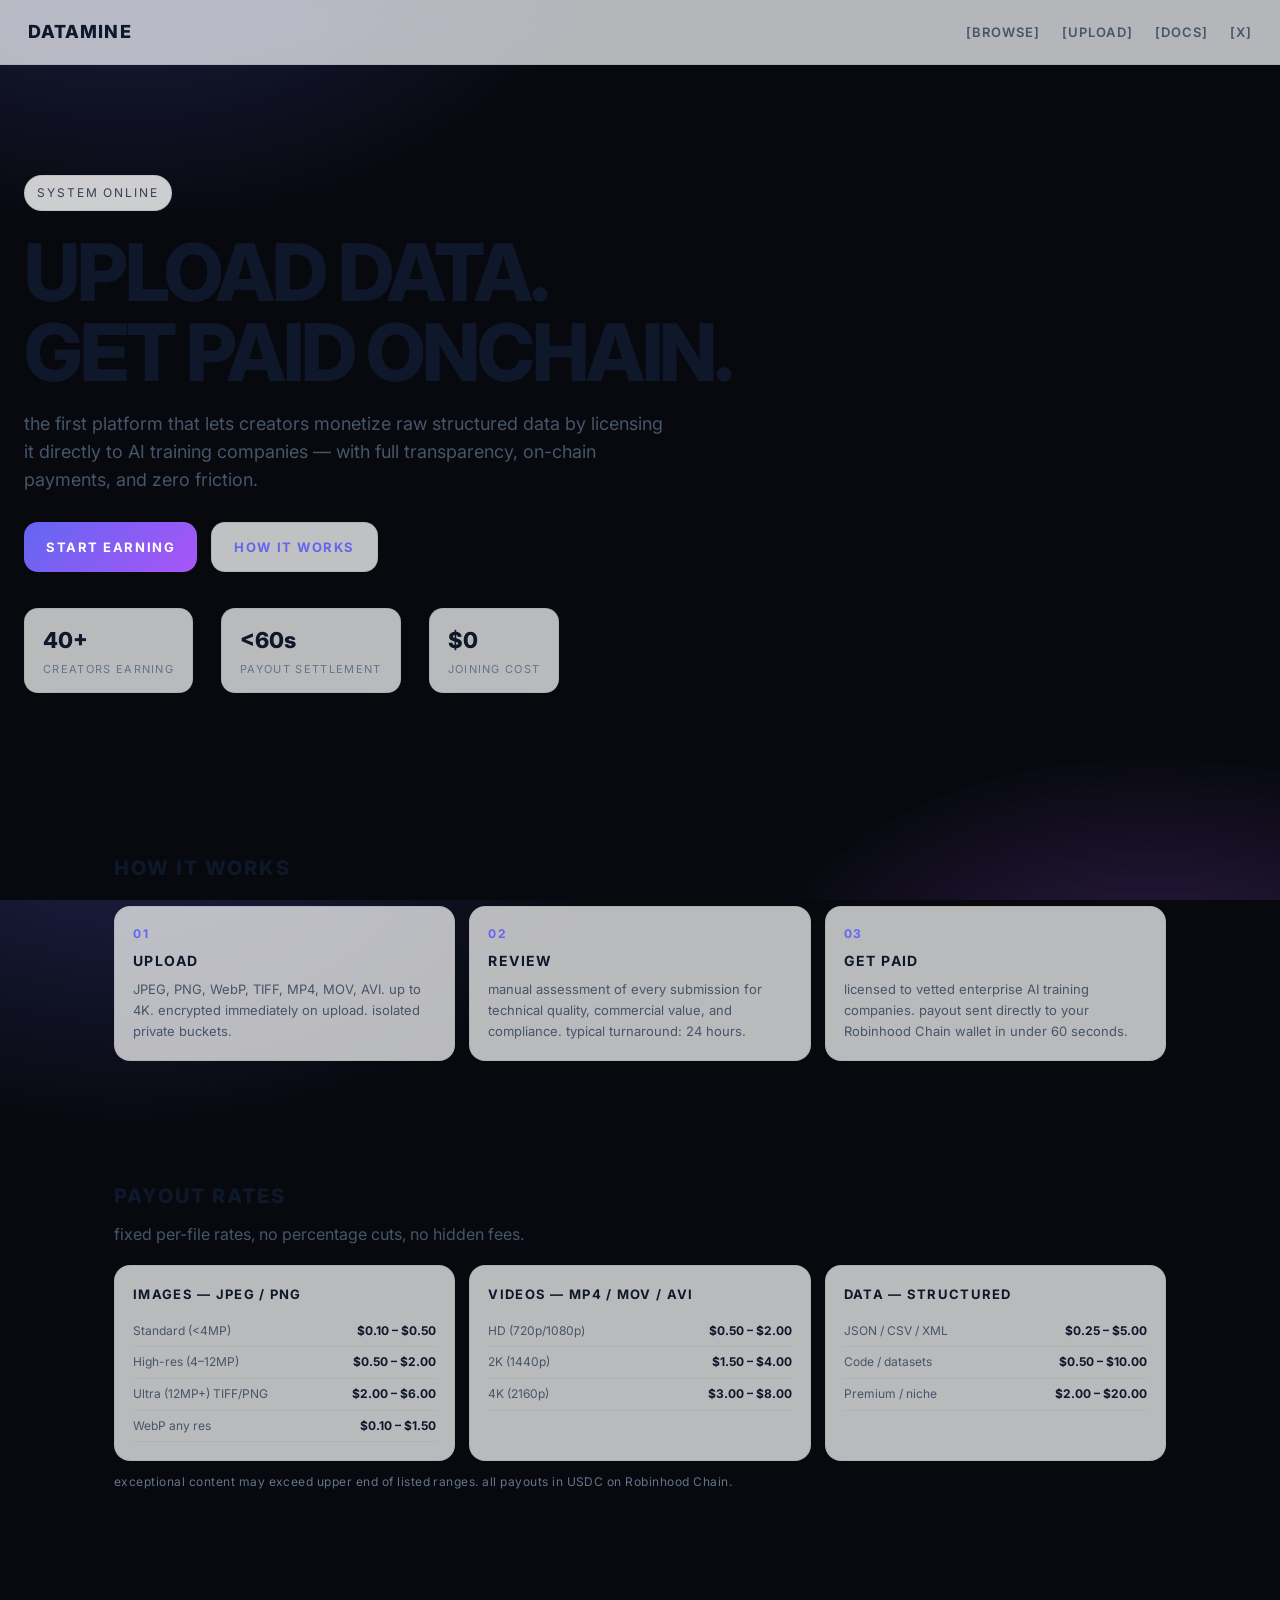
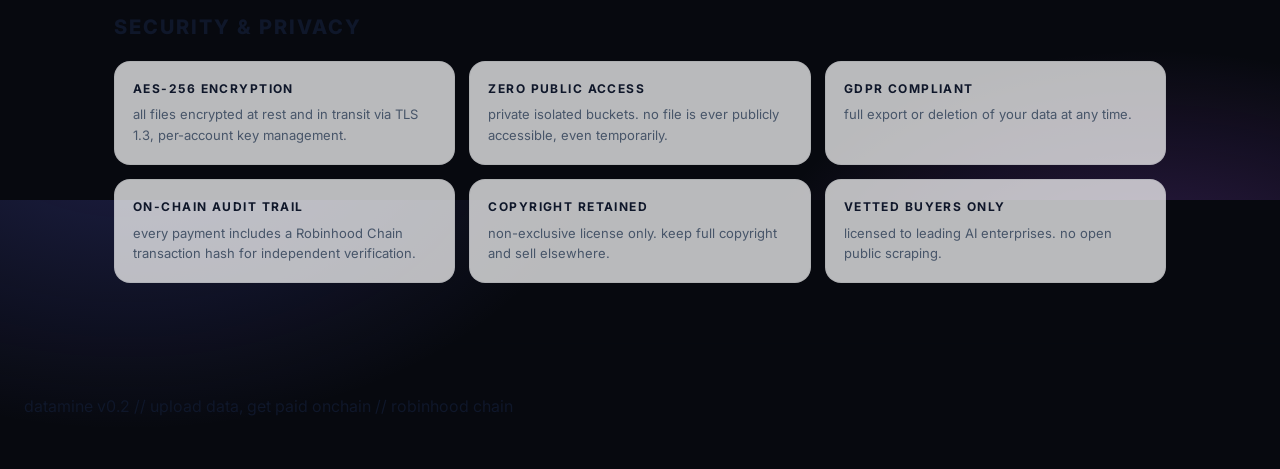
<file: index.html>
<!DOCTYPE html>
<html lang="en">
<head>
<meta charset="UTF-8">
<meta name="viewport" content="width=device-width, initial-scale=1.0">
<link rel="canonical" href="https://www.datamine.ai/">
<link rel="icon" href="/static/favicon.png">
<meta property="og:title" content="datamine — upload data, get paid onchain">
<meta property="og:description" content="monetize raw data by licensing to AI companies. transparent, onchain, secure.">
<meta property="og:image" content="https://www.datamine.ai/static/og-image.png">
<meta property="og:url" content="https://www.datamine.ai/">
<meta name="twitter:card" content="summary_large_image">
<meta name="twitter:title" content="datamine — upload data, get paid onchain">
<meta name="twitter:description" content="monetize raw data by licensing to AI companies. transparent, onchain, secure.">
<meta name="twitter:image" content="https://www.datamine.ai/static/og-image.png">
<title>datamine — upload data, get paid onchain</title>
<link rel="stylesheet" href="/static/style.css">
</head>
<body>
<div class="scanlines"></div>
<div class="container">
  <nav class="nav">
    <div class="brand">datamine</div>
    <div class="links">
      <a href="/">[browse]</a>
      <a href="/upload">[upload]</a>
      <a href="/docs">[docs]</a>
      <a href="https://x.com/datamine_ai" target="_blank" rel="noopener">[x]</a>
    </div>
  </nav>
  <header class="hero">
    <div class="badge">SYSTEM ONLINE</div>
    <h1>UPLOAD DATA.<br>GET PAID ONCHAIN.</h1>
    <p class="sub">the first platform that lets creators monetize raw structured data by licensing it directly to AI training companies — with full transparency, on-chain payments, and zero friction.</p>
    <div class="cta-row">
      <a class="btn primary" href="/upload">START EARNING</a>
      <a class="btn ghost" href="#how">HOW IT WORKS</a>
    </div>
    <div class="stats">
      <div class="stat"><div class="stat-num">40+</div><div class="stat-label">CREATORS EARNING</div></div>
      <div class="stat"><div class="stat-num">&lt;60s</div><div class="stat-label">PAYOUT SETTLEMENT</div></div>
      <div class="stat"><div class="stat-num">$0</div><div class="stat-label">JOINING COST</div></div>
    </div>
  </header>

  <section id="how" class="section-inner">
    <h2 class="section-title">HOW IT WORKS</h2>
    <div class="steps">
      <div class="step">
        <div class="step-num">01</div>
        <h3>UPLOAD</h3>
        <p>JPEG, PNG, WebP, TIFF, MP4, MOV, AVI. up to 4K. encrypted immediately on upload. isolated private buckets.</p>
      </div>
      <div class="step">
        <div class="step-num">02</div>
        <h3>REVIEW</h3>
        <p>manual assessment of every submission for technical quality, commercial value, and compliance. typical turnaround: 24 hours.</p>
      </div>
      <div class="step">
        <div class="step-num">03</div>
        <h3>GET PAID</h3>
        <p>licensed to vetted enterprise AI training companies. payout sent directly to your Robinhood Chain wallet in under 60 seconds.</p>
      </div>
    </div>
  </section>

  <section id="tiers" class="section-inner">
    <h2 class="section-title">PAYOUT RATES</h2>
    <p class="section-desc">fixed per-file rates, no percentage cuts, no hidden fees.</p>
    <div class="tier-grid">
      <div class="tier-card">
        <h3>IMAGES — JPEG / PNG</h3>
        <div class="tier-row"><span>Standard (&lt;4MP)</span><span class="tier-price">$0.10 – $0.50</span></div>
        <div class="tier-row"><span>High-res (4–12MP)</span><span class="tier-price">$0.50 – $2.00</span></div>
        <div class="tier-row"><span>Ultra (12MP+) TIFF/PNG</span><span class="tier-price">$2.00 – $6.00</span></div>
        <div class="tier-row"><span>WebP any res</span><span class="tier-price">$0.10 – $1.50</span></div>
      </div>
      <div class="tier-card">
        <h3>VIDEOS — MP4 / MOV / AVI</h3>
        <div class="tier-row"><span>HD (720p/1080p)</span><span class="tier-price">$0.50 – $2.00</span></div>
        <div class="tier-row"><span>2K (1440p)</span><span class="tier-price">$1.50 – $4.00</span></div>
        <div class="tier-row"><span>4K (2160p)</span><span class="tier-price">$3.00 – $8.00</span></div>
      </div>
      <div class="tier-card">
        <h3>DATA — STRUCTURED</h3>
        <div class="tier-row"><span>JSON / CSV / XML</span><span class="tier-price">$0.25 – $5.00</span></div>
        <div class="tier-row"><span>Code / datasets</span><span class="tier-price">$0.50 – $10.00</span></div>
        <div class="tier-row"><span>Premium / niche</span><span class="tier-price">$2.00 – $20.00</span></div>
      </div>
    </div>
    <p class="section-note">exceptional content may exceed upper end of listed ranges. all payouts in USDC on Robinhood Chain.</p>
  </section>

  <section id="security" class="section-inner">
    <h2 class="section-title">SECURITY & PRIVACY</h2>
    <div class="security-grid">
      <div class="security-item">
        <h4>AES-256 ENCRYPTION</h4>
        <p>all files encrypted at rest and in transit via TLS 1.3, per-account key management.</p>
      </div>
      <div class="security-item">
        <h4>ZERO PUBLIC ACCESS</h4>
        <p>private isolated buckets. no file is ever publicly accessible, even temporarily.</p>
      </div>
      <div class="security-item">
        <h4>GDPR COMPLIANT</h4>
        <p>full export or deletion of your data at any time.</p>
      </div>
      <div class="security-item">
        <h4>ON-CHAIN AUDIT TRAIL</h4>
        <p>every payment includes a Robinhood Chain transaction hash for independent verification.</p>
      </div>
      <div class="security-item">
        <h4>COPYRIGHT RETAINED</h4>
        <p>non-exclusive license only. keep full copyright and sell elsewhere.</p>
      </div>
      <div class="security-item">
        <h4>VETTED BUYERS ONLY</h4>
        <p>licensed to leading AI enterprises. no open public scraping.</p>
      </div>
    </div>
  </section>

  <footer>datamine v0.2 // upload data, get paid onchain // robinhood chain</footer>
</div>
</body>
</html>
</file>
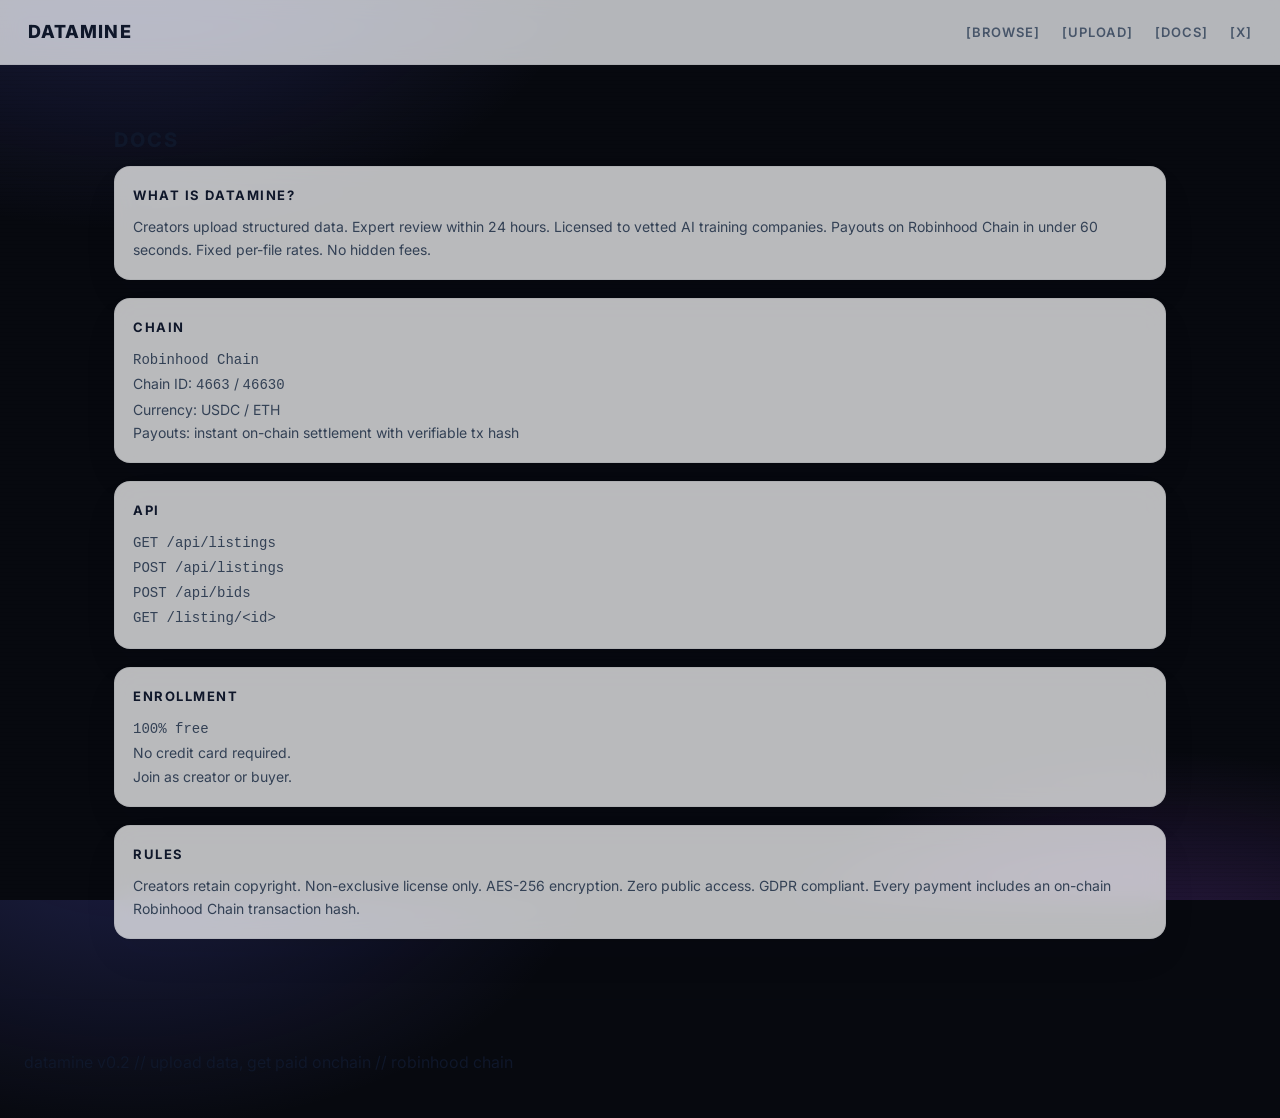
<file: docs.html>
<!DOCTYPE html>
<html lang="en">
<head>
<meta charset="UTF-8">
<meta name="viewport" content="width=device-width, initial-scale=1.0">
<link rel="canonical" href="https://www.datamine.ai/docs">
<link rel="icon" href="/static/favicon.png">
<meta property="og:title" content="docs — datamine">
<meta property="og:description" content="structured data licensing marketplace docs.">
<meta property="og:image" content="https://www.datamine.ai/static/og-image.png">
<meta property="og:url" content="https://www.datamine.ai/docs">
<meta name="twitter:card" content="summary_large_image">
<meta name="twitter:title" content="docs — datamine">
<meta name="twitter:description" content="structured data licensing marketplace docs.">
<meta name="twitter:image" content="https://www.datamine.ai/static/og-image.png">
<title>docs — datamine</title>
<link rel="stylesheet" href="/static/style.css">
</head>
<body>
<div class="scanlines"></div>
<div class="container">
  <nav class="nav">
    <div class="brand">datamine</div>
    <div class="links">
      <a href="/">[browse]</a>
      <a href="/upload">[upload]</a>
      <a href="/docs">[docs]</a>
      <a href="https://x.com/datamine_ai" target="_blank" rel="noopener">[x]</a>
    </div>
  </nav>
  <section class="section-inner">
    <h2 class="section-title">docs</h2>
    <div class="manifesto-grid" style="grid-template-columns:1fr; gap:18px;">
      <div class="manifesto-block">
        <h3>What is datamine?</h3>
        <p>Creators upload structured data. Expert review within 24 hours. Licensed to vetted AI training companies. Payouts on Robinhood Chain in under 60 seconds. Fixed per-file rates. No hidden fees.</p>
      </div>
      <div class="manifesto-block">
        <h3>Chain</h3>
        <p><code>Robinhood Chain</code><br>Chain ID: <code>4663</code> / <code>46630</code><br>Currency: USDC / ETH<br>Payouts: instant on-chain settlement with verifiable tx hash</p>
      </div>
      <div class="manifesto-block">
        <h3>API</h3>
        <p><code>GET /api/listings</code><br><code>POST /api/listings</code><br><code>POST /api/bids</code><br><code>GET /listing/&lt;id&gt;</code></p>
      </div>
      <div class="manifesto-block">
        <h3>Enrollment</h3>
        <p><code>100% free</code><br>No credit card required.<br>Join as creator or buyer.</p>
      </div>
      <div class="manifesto-block">
        <h3>Rules</h3>
        <p>Creators retain copyright. Non-exclusive license only. AES-256 encryption. Zero public access. GDPR compliant. Every payment includes an on-chain Robinhood Chain transaction hash.</p>
      </div>
    </div>
  </section>
  <footer>datamine v0.2 // upload data, get paid onchain // robinhood chain</footer>
</div>
</body>
</html>
</file>
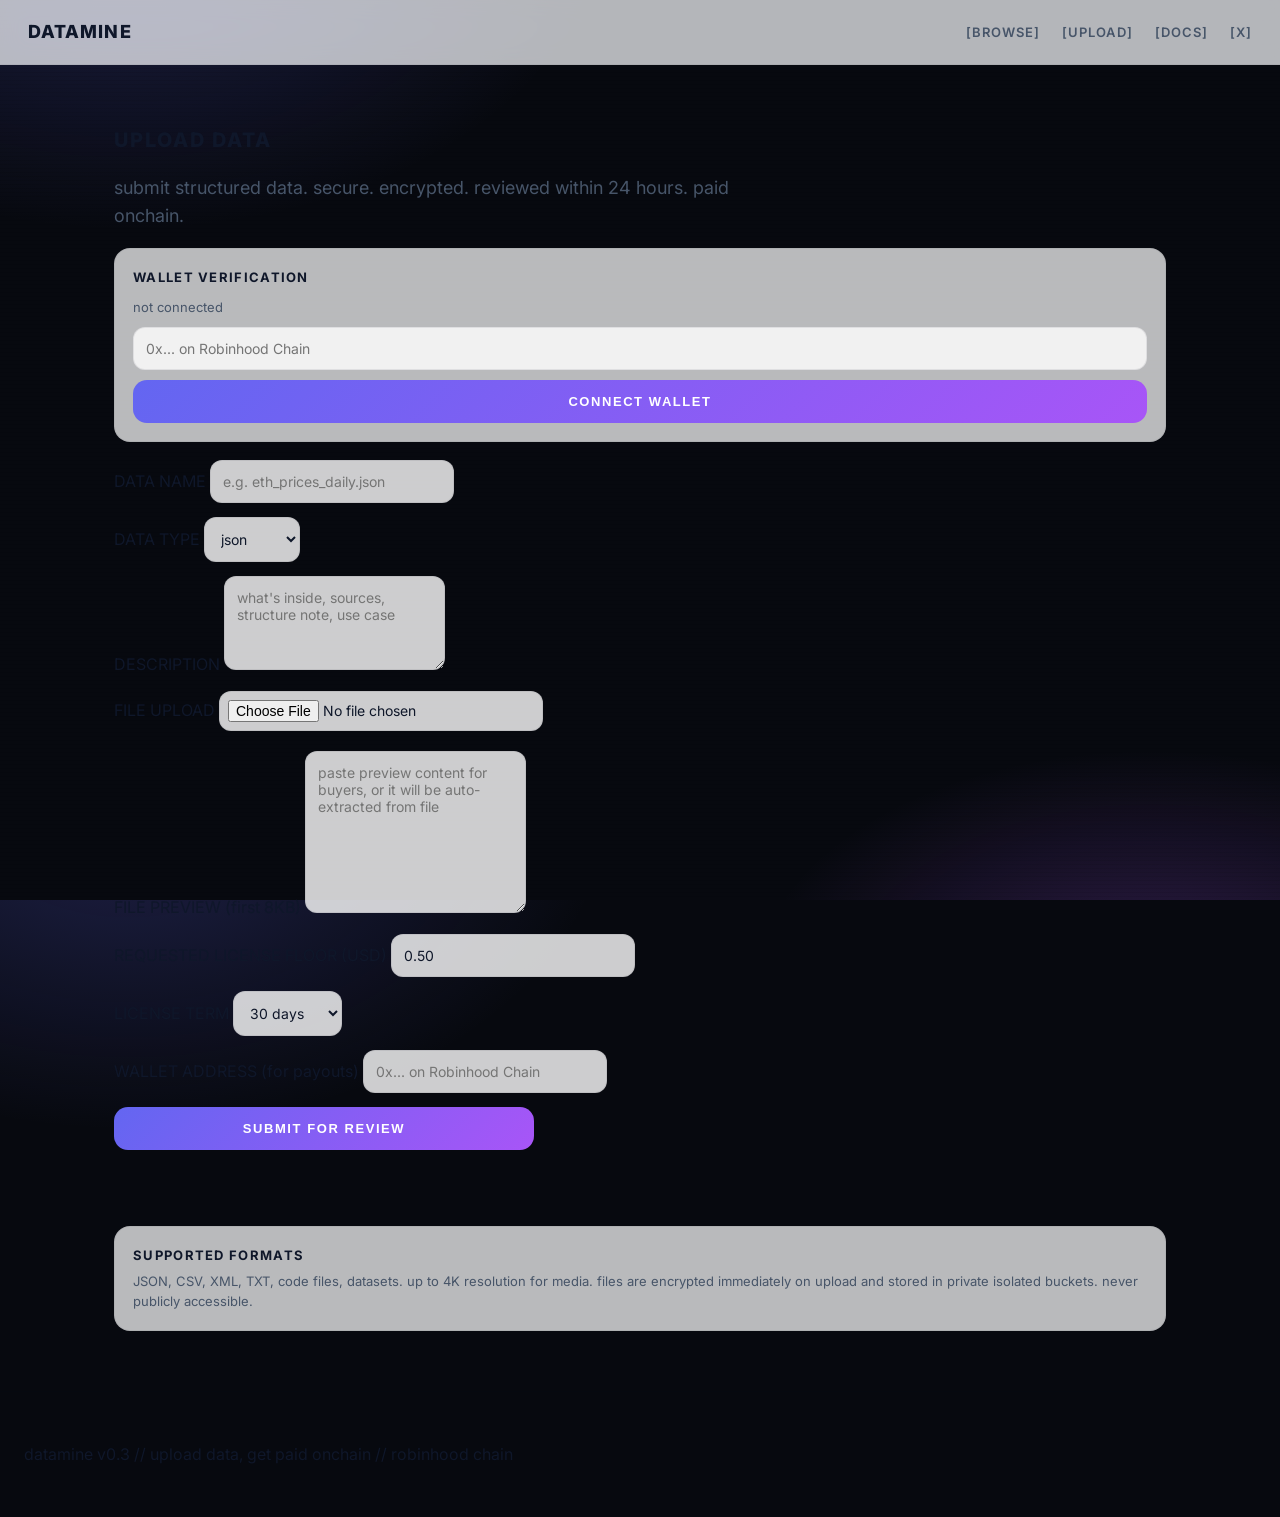
<file: upload.html>
<!DOCTYPE html>
<html lang="en">
<head>
<meta charset="UTF-8">
<meta name="viewport" content="width=device-width, initial-scale=1.0">
<link rel="canonical" href="https://www.datamine.ai/upload">
<link rel="icon" href="/static/favicon.png">
<meta property="og:title" content="Upload — datamine">
<meta property="og:description" content="list structured data for licensing to AI companies. set your floor. buyers bid onchain.">
<meta property="og:image" content="https://www.datamine.ai/static/og-image.png">
<meta property="og:url" content="https://www.datamine.ai/upload">
<meta name="twitter:card" content="summary_large_image">
<meta name="twitter:title" content="Upload — datamine">
<meta name="twitter:description" content="list structured data for licensing to AI companies. set your floor. buyers bid onchain.">
<meta name="twitter:image" content="https://www.datamine.ai/static/og-image.png">
<title>Upload — datamine</title>
<link rel="stylesheet" href="/static/style.css">
</head>
<body>
<div class="scanlines"></div>
<div class="container">
  <nav class="nav">
    <div class="brand">datamine</div>
    <div class="links">
      <a href="/">[browse]</a>
      <a href="/upload">[upload]</a>
      <a href="/docs">[docs]</a>
      <a href="https://x.com/datamine_ai" target="_blank" rel="noopener">[x]</a>
    </div>
  </nav>
  <section class="section-inner">
    <h2 class="section-title">UPLOAD DATA</h2>
    <p class="sub">submit structured data. secure. encrypted. reviewed within 24 hours. paid onchain.</p>
    
    <div id="walletSection" style="margin-top:18px; padding:18px; border-radius:16px; background:var(--card); border:1px solid rgba(15,23,42,0.06);">
      <h4 style="font-size:13px; letter-spacing:.1em; text-transform:uppercase; margin-bottom:10px;">WALLET VERIFICATION</h4>
      <div id="walletStatus" style="font-size:13px; color:var(--muted); margin-bottom:10px;">not connected</div>
      <input id="walletInput" placeholder="0x... on Robinhood Chain" style="width:100%; margin-bottom:10px;">
      <button class="btn primary wide" onclick="connectWallet()" id="connectBtn">CONNECT WALLET</button>
      <button class="btn primary wide" onclick="signMessage()" id="signBtn" style="display:none; margin-top:10px;">SIGN VERIFICATION</button>
    </div>

    <form id="uploadForm" class="form" onsubmit="return false;" style="margin-top:18px;" enctype="multipart/form-data">
      <label>
        <span>DATA NAME</span>
        <input id="name" maxlength="64" placeholder="e.g. eth_prices_daily.json">
      </label>
      <label>
        <span>DATA TYPE</span>
        <select id="dtype">
          <option>json</option>
          <option>csv</option>
          <option>xml</option>
          <option>txt</option>
          <option>code</option>
          <option>dataset</option>
          <option>other</option>
        </select>
      </label>
      <label>
        <span>DESCRIPTION</span>
        <textarea id="desc" rows="4" placeholder="what's inside, sources, structure note, use case"></textarea>
      </label>
      <label>
        <span>FILE UPLOAD</span>
        <input type="file" id="fileInput" style="padding:8px;" onchange="handleFileSelect()">
        <div id="fileInfo" style="font-size:12px; color:var(--dim); margin-top:6px;"></div>
      </label>
      <label>
        <span>FILE PREVIEW (first 8KB)</span>
        <textarea id="preview" rows="8" placeholder="paste preview content for buyers, or it will be auto-extracted from file"></textarea>
      </label>
      <label>
        <span>REQUESTED LICENSE FLOOR (USD)</span>
        <input id="floor" type="number" step="0.01" min="0.10" value="0.50" placeholder="0.50">
      </label>
      <label>
        <span>LICENSE TERM</span>
        <select id="term">
          <option value="30">30 days</option>
          <option value="90">90 days</option>
          <option value="365">365 days</option>
          <option value="0">perpetual</option>
        </select>
      </label>
      <label>
        <span>WALLET ADDRESS (for payouts)</span>
        <input id="wallet" placeholder="0x... on Robinhood Chain" readonly>
      </label>
      <div style="display:grid;gap:10px;max-width:420px">
        <button class="btn primary wide" onclick="submitListing()" id="submitBtn" disabled>SUBMIT FOR REVIEW</button>
      </div>
      <div id="result" class="result" style="margin-top:14px"></div>
    </form>
    <div class="info-box" style="margin-top:28px;">
      <h4>SUPPORTED FORMATS</h4>
      <p>JSON, CSV, XML, TXT, code files, datasets. up to 4K resolution for media. files are encrypted immediately on upload and stored in private isolated buckets. never publicly accessible.</p>
    </div>
  </section>
  <footer>datamine v0.3 // upload data, get paid onchain // robinhood chain</footer>
</div>
<script>
const TERMS = {30:'30 days',90:'90 days',365:'365 days',0:'perpetual'};
let currentWallet = '';
let currentNonce = '';
let isVerified = false;

function updateWalletUI() {
  const status = document.getElementById('walletStatus');
  const connectBtn = document.getElementById('connectBtn');
  const signBtn = document.getElementById('signBtn');
  const walletInput = document.getElementById('walletInput');
  const walletField = document.getElementById('wallet');
  const submitBtn = document.getElementById('submitBtn');
  
  walletField.value = currentWallet;
  
  if (!currentWallet) {
    status.textContent = 'not connected';
    connectBtn.style.display = 'block';
    signBtn.style.display = 'none';
    walletInput.style.display = 'block';
    submitBtn.disabled = true;
  } else if (!isVerified) {
    status.textContent = 'wallet: ' + currentWallet.slice(0, 10) + '... (not verified)';
    connectBtn.style.display = 'none';
    signBtn.style.display = 'block';
    walletInput.style.display = 'none';
    submitBtn.disabled = true;
  } else {
    status.textContent = 'wallet: ' + currentWallet.slice(0, 10) + '... (verified)';
    connectBtn.style.display = 'none';
    signBtn.style.display = 'none';
    walletInput.style.display = 'none';
    submitBtn.disabled = false;
  }
}

async function connectWallet() {
  const wallet = document.getElementById('walletInput').value.trim();
  if (!wallet || !wallet.startsWith('0x')) {
    alert('enter a valid wallet address');
    return;
  }
  currentWallet = wallet.toLowerCase();
  
  // check if already verified
  const r = await fetch('/api/nonce', {method:'POST', headers:{'Content-Type':'application/json'}, body:JSON.stringify({wallet: currentWallet})});
  const data = await r.json();
  if (data.ok) {
    currentNonce = data.nonce;
  }
  updateWalletUI();
}

async function signMessage() {
  if (!currentWallet || !currentNonce) return;
  
  const message = 'datamine verify: ' + currentNonce;
  
  // try eth_sign first (MetaMask style)
  if (window.ethereum) {
    try {
      const signature = await window.ethereum.request({
        method: 'personal_sign',
        params: [message, currentWallet]
      });
      
      const r = await fetch('/api/verify-wallet', {
        method: 'POST',
        headers: {'Content-Type': 'application/json'},
        body: JSON.stringify({wallet: currentWallet, signature: signature, nonce: currentNonce})
      });
      const data = await r.json();
      if (data.ok && data.verified) {
        isVerified = true;
        updateWalletUI();
        document.getElementById('result').textContent = 'wallet verified!';
      } else {
        document.getElementById('result').textContent = 'verification failed: ' + (data.error || 'unknown');
      }
      return;
    } catch (err) {
      console.log('metamask sign failed, falling back to manual', err);
    }
  }
  
  // fallback: show message for manual signing
  alert('sign this message with your wallet:\n\n' + message + '\n\n then paste the signature below');
  const sig = prompt('paste signature (0x...):');
  if (!sig) return;
  
  const r = await fetch('/api/verify-wallet', {
    method: 'POST',
    headers: {'Content-Type': 'application/json'},
    body: JSON.stringify({wallet: currentWallet, signature: sig, nonce: currentNonce})
  });
  const data = await r.json();
  if (data.ok && data.verified) {
    isVerified = true;
    updateWalletUI();
    document.getElementById('result').textContent = 'wallet verified!';
  } else {
    document.getElementById('result').textContent = 'verification failed: ' + (data.error || 'unknown');
  }
}

function handleFileSelect() {
  const file = document.getElementById('fileInput').files[0];
  if (!file) return;
  
  document.getElementById('fileInfo').textContent = file.name + ' (' + (file.size / 1024).toFixed(1) + ' KB)';
  
  // auto-extract preview for text files
  if (file.type.startsWith('text/') || file.name.endsWith('.json') || file.name.endsWith('.csv') || file.name.endsWith('.xml')) {
    const reader = new FileReader();
    reader.onload = function(e) {
      const text = e.target.result.slice(0, 8192);
      document.getElementById('preview').value = text;
    };
    reader.readAsText(file);
  }
}

async function submitListing(){
  if (!isVerified) {
    document.getElementById('result').textContent = 'verify wallet first';
    return;
  }
  
  const formData = new FormData();
  formData.append('name', document.getElementById('name').value);
  formData.append('dtype', document.getElementById('dtype').value);
  formData.append('desc', document.getElementById('desc').value);
  formData.append('preview', document.getElementById('preview').value);
  formData.append('floor', document.getElementById('floor').value || '0.50');
  formData.append('term', document.getElementById('term').value || '30');
  formData.append('wallet', currentWallet);
  
  const file = document.getElementById('fileInput').files[0];
  if (file) {
    formData.append('file', file);
  }
  
  const r = await fetch('/api/listings', {method:'POST', body: formData});
  const data = await r.json();
  const el = document.getElementById('result');
  if(data.ok){ el.innerHTML = 'SUBMITTED: '+(data.id||'ok')+' | review ~24h'; }
  else { el.textContent = 'ERROR: '+ (data.error||'unknown'); }
}

updateWalletUI();
</script>
</body>
</html>
</file>
<file: static/style.css>
@import url('https://fonts.googleapis.com/css2?family=Inter:wght@400;500;600;700;800&display=swap');
:root{--bg:#f8fafc;--primary:#6366f1;--primary2:#a855f7;--text:#0f172a;--muted:#475569;--dim:#64748b;--success:#16a34a;--card:rgba(255,255,255,0.72)}
*{box-sizing:border-box;margin:0;padding:0}
html,body{height:100%}
body{font-family:'Inter',-apple-system,BlinkMacSystemFont,'Segoe UI',Roboto,sans-serif;background:radial-gradient(1200px 800px at 10% -10%,rgba(99,102,241,0.25),transparent 40%),radial-gradient(1000px 600px at 90% 110%,rgba(168,85,247,0.25),transparent 40%),#07090f;color:var(--text);line-height:1.55;animation:darkBlink 2.8s ease-in-out infinite}
@keyframes darkBlink{0%,100%{background-color:#07090f}50%{background-color:#0b0f18}}
nav{position:sticky;top:0;z-index:40;border-bottom:1px solid rgba(15,23,42,0.06);backdrop-filter:blur(12px) saturate(140%);background:rgba(248,250,252,0.72);padding:18px 28px;display:flex;align-items:center;justify-content:space-between}
.brand{font-weight:800;font-size:18px;letter-spacing:.06em;text-transform:uppercase}
.links{display:flex;gap:22px}
.links a{color:#475569;font-weight:600;font-size:13px;letter-spacing:.08em;text-transform:uppercase;text-decoration:none}
.links a:hover{color:var(--primary)}
.hero{padding:110px 24px 100px}
.badge{width:max-content;padding:8px 12px;border-radius:9999px;border:1px solid rgba(15,23,42,0.08);background:rgba(255,255,255,0.8);color:#334155;font-size:12px;letter-spacing:.16em;text-transform:uppercase}
.hero h1{margin-top:22px;font-size:clamp(48px,6.2vw,88px);line-height:1.0;font-weight:800;letter-spacing:-.04em;color:var(--text)}
.sub{margin-top:18px;font-size:18px;max-width:640px;color:var(--muted)}
.cta-row{margin-top:28px;display:flex;gap:14px;flex-wrap:wrap}
.btn{display:inline-flex;align-items:center;gap:8px;padding:14px 22px;font-weight:700;font-size:13px;letter-spacing:.12em;text-transform:uppercase;border-radius:14px;color:#fff;background:linear-gradient(135deg,var(--primary),var(--primary2));border:none;cursor:pointer;text-decoration:none}
.btn.ghost{color:var(--primary);background:rgba(255,255,255,0.75);border:1px solid rgba(15,23,42,0.08)}
.section-inner{max-width:1100px;margin:0 auto;padding:60px 24px}
.section-title{font-size:20px;font-weight:800;letter-spacing:.1em;text-transform:uppercase;color:var(--text);margin-bottom:10px}
.section-desc{color:var(--muted);margin-bottom:18px;margin-top:8px}
.stats{display:flex;gap:28px;margin-top:36px;flex-wrap:wrap}
.stat{padding:14px 18px;border-radius:14px;background:var(--card);border:1px solid rgba(15,23,42,0.06);backdrop-filter:blur(14px) saturate(140%);min-width:110px}
.stat-num{font-size:22px;font-weight:800;color:var(--text)}
.stat-label{font-size:11px;letter-spacing:.12em;text-transform:uppercase;color:var(--dim);margin-top:4px}
.steps{display:grid;grid-template-columns:repeat(3,1fr);gap:14px;margin-top:22px}
.step{padding:18px;border-radius:16px;background:var(--card);border:1px solid rgba(15,23,42,0.06)}
.step-num{font-size:12px;letter-spacing:.14em;color:var(--primary);font-weight:700}
.step h3{margin-top:6px;font-size:14px;letter-spacing:.1em;text-transform:uppercase}
.step p{margin-top:8px;font-size:13px;color:var(--muted);line-height:1.6}
.tier-grid{display:grid;grid-template-columns:repeat(3,1fr);gap:14px;margin-top:18px}
.tier-card{padding:18px;border-radius:16px;background:var(--card);border:1px solid rgba(15,23,42,0.06)}
.tier-card h3{font-size:13px;letter-spacing:.1em;text-transform:uppercase;margin-bottom:12px}
.tier-row{display:flex;justify-content:space-between;font-size:12px;color:var(--muted);padding:6px 0;border-bottom:1px solid rgba(15,23,42,0.05)}
.tier-price{font-weight:700;color:var(--text)}
.section-note{font-size:12px;color:var(--dim);margin-top:12px;letter-spacing:.04em}
.security-grid{display:grid;grid-template-columns:repeat(3,1fr);gap:14px;margin-top:18px}
.security-item{padding:18px;border-radius:16px;background:var(--card);border:1px solid rgba(15,23,42,0.06)}
.security-item h4{font-size:12px;letter-spacing:.12em;margin-bottom:6px}
.security-item p{font-size:13px;color:var(--muted);line-height:1.6}
footer{padding:50px 24px;border-top:1px solid rgba(15,23,42,0.06);display:flex;align-items:center;justify-content:space-between;gap:14px;flex-wrap:wrap}
.term{font-size:12px;color:#94a3b8;letter-spacing:.08em}
textarea,input,select{background:rgba(255,255,255,0.8);color:var(--text);border:1px solid rgba(15,23,42,0.08);padding:12px;border-radius:12px;font-family:inherit;font-size:14px}
input:focus,textarea:focus,select:focus{outline:none;border-color:var(--primary);box-shadow:0 0 0 4px rgba(99,102,241,0.12)}
.form{max-width:760px;display:flex;flex-direction:column;gap:14px}
.result{margin-top:10px;min-height:20px}
.info-box{margin-top:24px;padding:18px;border-radius:16px;background:var(--card);border:1px solid rgba(15,23,42,0.06)}
.info-box h4{font-size:13px;letter-spacing:.1em;text-transform:uppercase;margin-bottom:6px}
.info-box p{font-size:13px;color:var(--muted);line-height:1.6}
.card{border:1px solid rgba(15,23,42,0.06);background:var(--card);padding:18px;border-radius:16px;display:flex;flex-direction:column;gap:8px;box-shadow:0 1px 3px rgba(15,23,42,0.04),0 18px 40px rgba(15,23,42,0.04)}
.card h3{font-size:14px;letter-spacing:.1em;text-transform:uppercase}
.card .meta{font-size:12px;color:var(--dim)}
.card .price{font-size:20px;font-weight:800;color:var(--text)}
.bid{color:var(--success);font-weight:700}
.manifesto-grid{display:grid;gap:16px}
.manifesto-block{border:1px solid rgba(15,23,42,0.06);background:var(--card);padding:18px;border-radius:16px;backdrop-filter:blur(14px) saturate(140%);box-shadow:0 1px 3px rgba(15,23,42,0.04),0 18px 40px rgba(15,23,42,0.04)}
.manifesto-block h3{font-size:13px;letter-spacing:.12em;text-transform:uppercase;color:var(--text);margin-bottom:10px}
.manifesto-block p{font-size:14px;color:#334155;line-height:1.65}
.wide{width:100%;justify-content:center}
.msg{padding:14px 16px;border-radius:12px;border:1px solid rgba(15,23,42,0.08);background:rgba(255,255,255,0.72);color:#334155;font-size:13px}
.scanlines{position:fixed;inset:0;pointer-events:none;background:repeating-linear-gradient(0deg,transparent,transparent 3px,rgba(0,0,0,0.05) 3px,rgba(0,0,0,0.05) 4px);z-index:1}
.container{position:relative;z-index:2;min-height:100vh}
</file>
